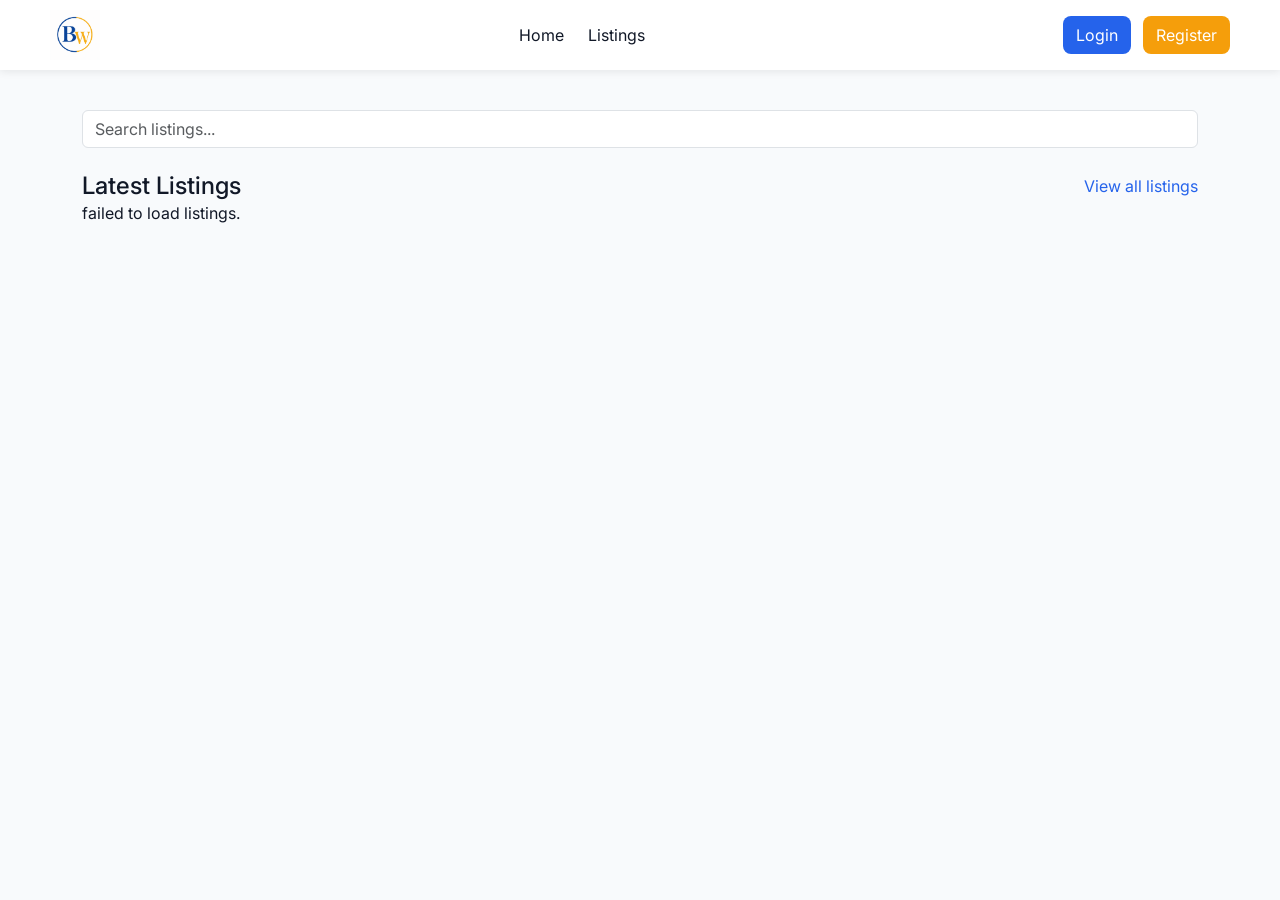
<file: index.html>
<!doctype html>
<html lang="en">
  <head>
    <meta charset="UTF-8" />
    <meta name="viewport" content="width=device-width, initial-scale=1.0" />
    <title>Home | BidWorld</title>
    <link
      href="https://cdn.jsdelivr.net/npm/bootstrap@5.3.7/dist/css/bootstrap.min.css"
      rel="stylesheet"
    />
    <link rel="stylesheet" href="./styles/main.css" />
  </head>
  <body>
    <header>
      <nav class="site-navbar">
        <div
          class="nav-container d-flex align-items-center justify-content-between w-100"
        >
          <a href="/index.html" class="logo"
            ><img
              src="./assets/icons/bid-world-logo.png"
              alt="Bidworld logo"
              class="logo-img"
          /></a>
          <div
            class="nav-links d-flex justify-content-center flex-grow-1 gap-4"
          >
            <a href="./index.html">Home</a>
            <a href="./listings/index.html">Listings</a>
          </div>
          <div class="nav-actions" id="navActions">
            <a href="./auth/login.html" class="btn btn-primary-custom">Login</a>
            <a href="./auth/register.html" class="btn btn-secondary-custom"
              >Register</a
            >
          </div>
          <button class="hamburger-btn" id="hamburgerBtn">&#9776;</button>
        </div>
      </nav>
      <div id="mobileMenu" class="mobile-menu">
        <div id="mobileUserInfo"></div>
        <a href="./index.html">Home</a>
        <a href="./listings/index.html">Listings</a>
        <div id="mobileNavActions"></div>
      </div>
    </header>
    <main>
      <section class="hero-section mt-4">
        <div class="container">
          <div
            id="carouselContainer"
            class="hero-carousel rounded overflow-hidden"
          >
            <div id="carouselContent" class="carousel-content"></div>
          </div>
        </div>
      </section>

      <section class="search-section mt-3 mb-3">
        <div class="container">
          <form class="search-form mb-0">
            <input
              type="text"
              id="searchInput"
              class="form-control"
              placeholder="Search listings..."
            />
          </form>
        </div>
      </section>

      <section class="home-listings-section mt-4">
        <div class="container">
          <div
            class="section-heading d-flex justify-content-between align-items-center"
          >
            <h2 class="mb-0">Latest Listings</h2>
            <a href="./listings/index.html" class="view-all-link"
              >View all listings</a
            >
          </div>
          <div id="homeListingsGrid" class="row g-4"></div>
        </div>
      </section>
    </main>
    <script type="module" src="./scripts/home.js" defer></script>
    <script type="module" src="./scripts/navbar.js" defer></script>
  </body>
</html>
</file>
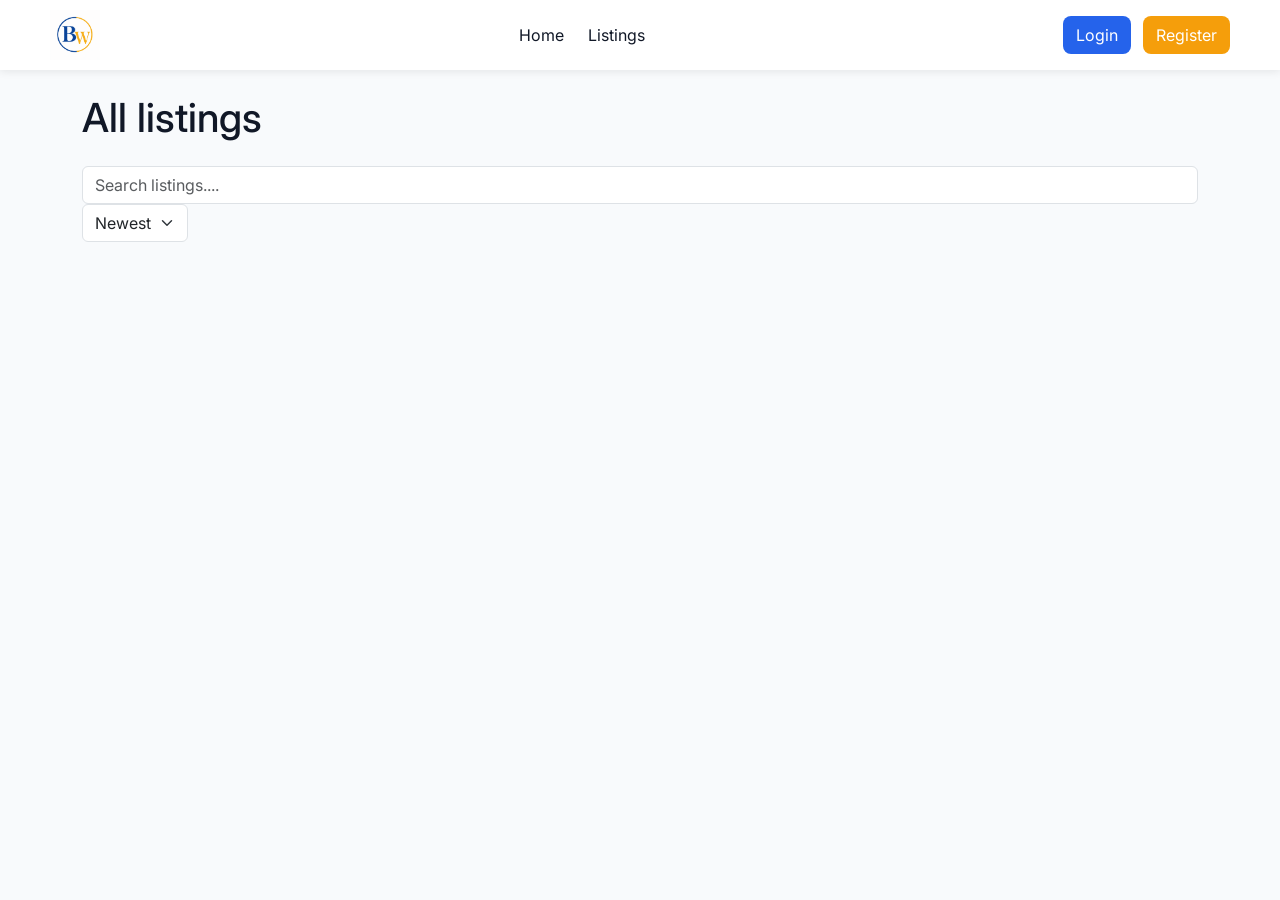
<file: listings/index.html>
<!doctype html>
<html lang="en">
  <head>
    <meta charset="UTF-8" />
    <meta name="viewport" content="width=device-width, initial-scale=1.0" />
    <title>Listings | BidWorld</title>
    <link
      href="https://cdn.jsdelivr.net/npm/bootstrap@5.3.7/dist/css/bootstrap.min.css"
      rel="stylesheet"
    />
    <link rel="stylesheet" href="../styles/main.css" />
  </head>
  <body>
    <header>
      <nav class="site-navbar">
        <div
          class="nav-container d-flex align-items-center justify-content-between w-100"
        >
          <a href="../index.html" class="logo"
            ><img
              src="../assets/icons/bid-world-logo.png"
              alt="Bidworld logo"
              class="logo-img"
          /></a>
          <div
            class="nav-links d-flex justify-content-center flex-grow-1 gap-4"
          >
            <a href="../index.html">Home</a>
            <a href="../listings/index.html">Listings</a>
          </div>
          <div class="nav-actions" id="navActions">
            <a href="../auth/login.html" class="btn btn-primary-custom"
              >Login</a
            >
            <a href="../auth/register.html" class="btn btn-secondary-custom"
              >Register</a
            >
          </div>
          <button class="hamburger-btn" id="hamburgerBtn">&#9776;</button>
        </div>
      </nav>
      <div id="mobileMenu" class="mobile-menu">
        <div id="mobileUserInfo"></div>
        <a href="../index.html">Home</a>
        <a href="./index.html">Listings</a>
        <div id="mobileNavActions"></div>
      </div>
    </header>
    <main>
      <section class="listings-section mt-4">
        <div class="container">
          <div
            class="section-heading d-flex justify-content-between align-items-center"
          >
            <h1 class="mb-0">All listings</h1>
          </div>

          <form class="search-form my-4">
            <input
              type="text"
              id="searchInput"
              class="form-control"
              placeholder="Search listings...."
            />

            <select id="sortSelect" class="form-select w-auto">
              <option value="newest">Newest</option>
              <option value="oldest">Oldest</option>
            </select>
          </form>
          <div
            id="createListingWrapper"
            class="d-flex justify-content-center mb-4"
          >
            <a href="./create.html" class="btn btn-primary-custom"
              >Create listing</a
            >
          </div>
          <div id="listingsGrid" class="row g-4"></div>
        </div>
      </section>
    </main>
    <script type="module" src="../scripts/listings.js"></script>
    <script type="module" src="../scripts/navbar.js"></script>
  </body>
</html>
</file>
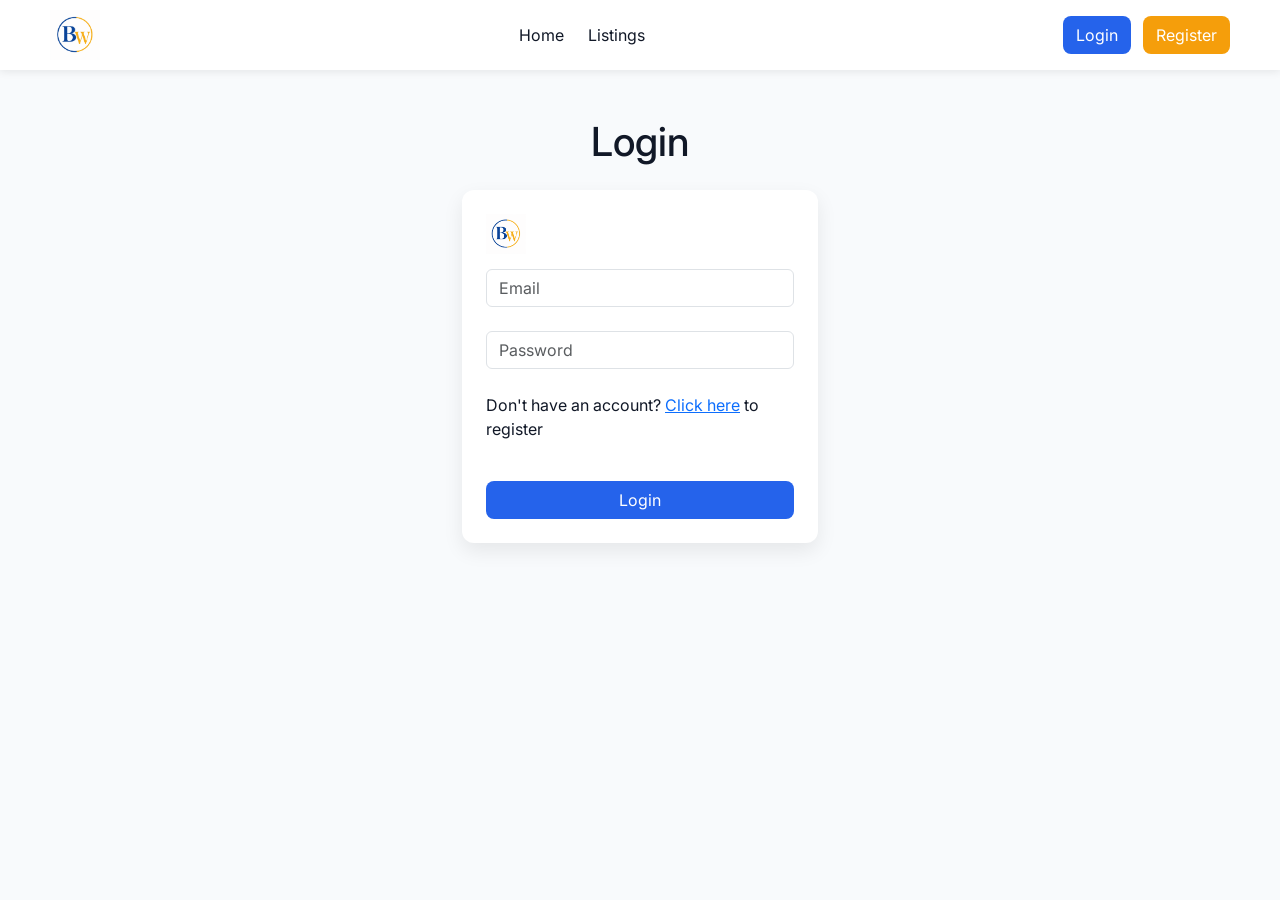
<file: profile/index.html>
<!doctype html>
<html lang="en">
  <head>
    <meta charset="UTF-8" />
    <meta name="viewport" content="width=device-width, initial-scale=1.0" />
    <title>Profile | BidWorld</title>
    <link
      href="https://cdn.jsdelivr.net/npm/bootstrap@5.3.7/dist/css/bootstrap.min.css"
      rel="stylesheet"
    />
    <link rel="stylesheet" href="../styles/main.css" />
  </head>
  <body>
    <header>
      <nav class="site-navbar">
        <div
          class="nav-container d-flex align-items-center justify-content-between w-100"
        >
          <a href="../index.html" class="logo"
            ><img
              src="../assets/icons/bid-world-logo.png"
              alt="Bidworld logo"
              class="logo-img"
          /></a>
          <div
            class="nav-links d-flex justify-content-center flex-grow-1 gap-4"
          >
            <a href="../index.html">Home</a>
            <a href="../listings/index.html">Listings</a>
          </div>
          <div class="nav-actions" id="navActions">
            <a href="../auth/login.html" class="btn btn-primary-custom"
              >Login</a
            >
            <a href="../auth/register.html" class="btn btn-secondary-custom"
              >Register</a
            >
          </div>
          <button class="hamburger-btn" id="hamburgerBtn">&#9776;</button>
        </div>
      </nav>
      <div id="mobileMenu" class="mobile-menu">
        <a href="../index.html">Home</a>
        <a href="../listings/index.html">Listings</a>
        <div id="mobileNavActions"></div>
      </div>
    </header>
    <main class="container mt-4">
      <h1 class="mb-4">My profile</h1>
      <div id="profileInfo" class="mb-5"></div>
      <div class="d-flex justify-content mb-3">
        <a href="../listings/create.html" class="btn btn-primary-custom"
          >Create listing</a
        >
      </div>
      <h2 class="mb-3">My listings</h2>
      <div id="profileListings" class="row g-4"></div>
      <section class="mt=5">
        <h2>Listings I have bid on</h2>
        <div id="profileBids" class="row g-4"></div>
      </section>
    </main>
    <script type="module" src="../scripts/profile.js"></script>
    <script type="module" src="../scripts/navbar.js"></script>
  </body>
</html>
</file>
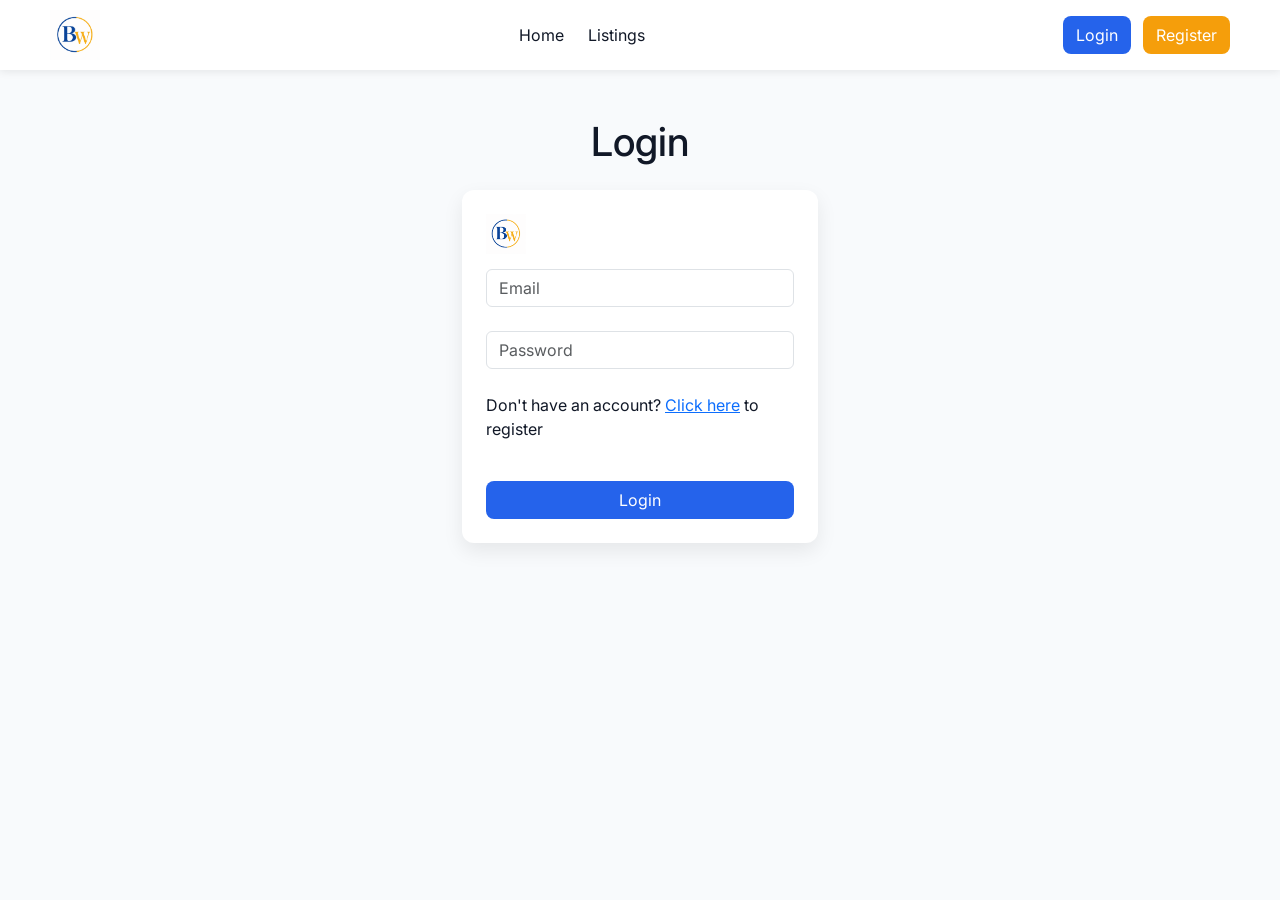
<file: auth/login.html>
<!doctype html>
<html lang="en">
  <head>
    <meta charset="UTF-8" />
    <meta name="viewport" content="width=device-width, initial-scale=1.0" />
    <title>Login | BidWorld</title>
    <link
      href="https://cdn.jsdelivr.net/npm/bootstrap@5.3.7/dist/css/bootstrap.min.css"
      rel="stylesheet"
    />
    <link rel="stylesheet" href="../styles/main.css" />
  </head>
  <body>
    <header>
      <nav class="site-navbar">
        <div
          class="nav-container d-flex align-items-center justify-content-between w-100"
        >
          <a href="../index.html" class="logo"
            ><img
              src="../assets/icons/bid-world-logo.png"
              alt="Bidworld logo"
              class="logo-img"
          /></a>
          <div
            class="nav-links d-flex justify-content-center flex-grow-1 gap-4"
          >
            <a href="../index.html">Home</a>
            <a href="../listings/index.html">Listings</a>
          </div>
          <div class="nav-actions" id="navActions">
            <a href="../auth/login.html" class="btn btn-primary-custom"
              >Login</a
            >
            <a href="../auth/register.html" class="btn btn-secondary-custom"
              >Register</a
            >
          </div>
          <button class="hamburger-btn" id="hamburgerBtn">&#9776;</button>
        </div>
      </nav>
      <div id="mobileMenu" class="mobile-menu">
        <div id="mobileUserInfo"></div>
        <a href="../index.html">Home</a>
        <a href="../listings/index.html">Listings</a>
        <div id="mobileNavActions"></div>
      </div>
    </header>
    <main class="container mt-5">
      <h1 class="mb-4 text-center">Login</h1>
      <div class="row justify-content-center">
        <div class="col-12 col-md-6 col-lg-4">
          <div class="auth-card p-4">
            <img src="../assets/icons/bid-world-logo.png" class="auth-logo" />
            <div id="loginMessage"></div>
            <form id="loginForm" class="d-flex flex-column gap-4">
              <input
                type="email"
                id="loginEmail"
                class="form-control"
                placeholder="Email"
                required
              />

              <input
                type="password"
                id="loginPassword"
                class="form-control"
                placeholder="Password"
                required
              />

              <p>
                Don't have an account?
                <a href="/auth/register.html">Click here</a> to register
              </p>
              <button type="submit" class="btn btn-primary-custom">
                Login
              </button>
            </form>
          </div>
        </div>
      </div>
    </main>
    <script type="module" src="../scripts/navbar.js"></script>
    <script type="module" src="../scripts/auth.js"></script>
  </body>
</html>
</file>
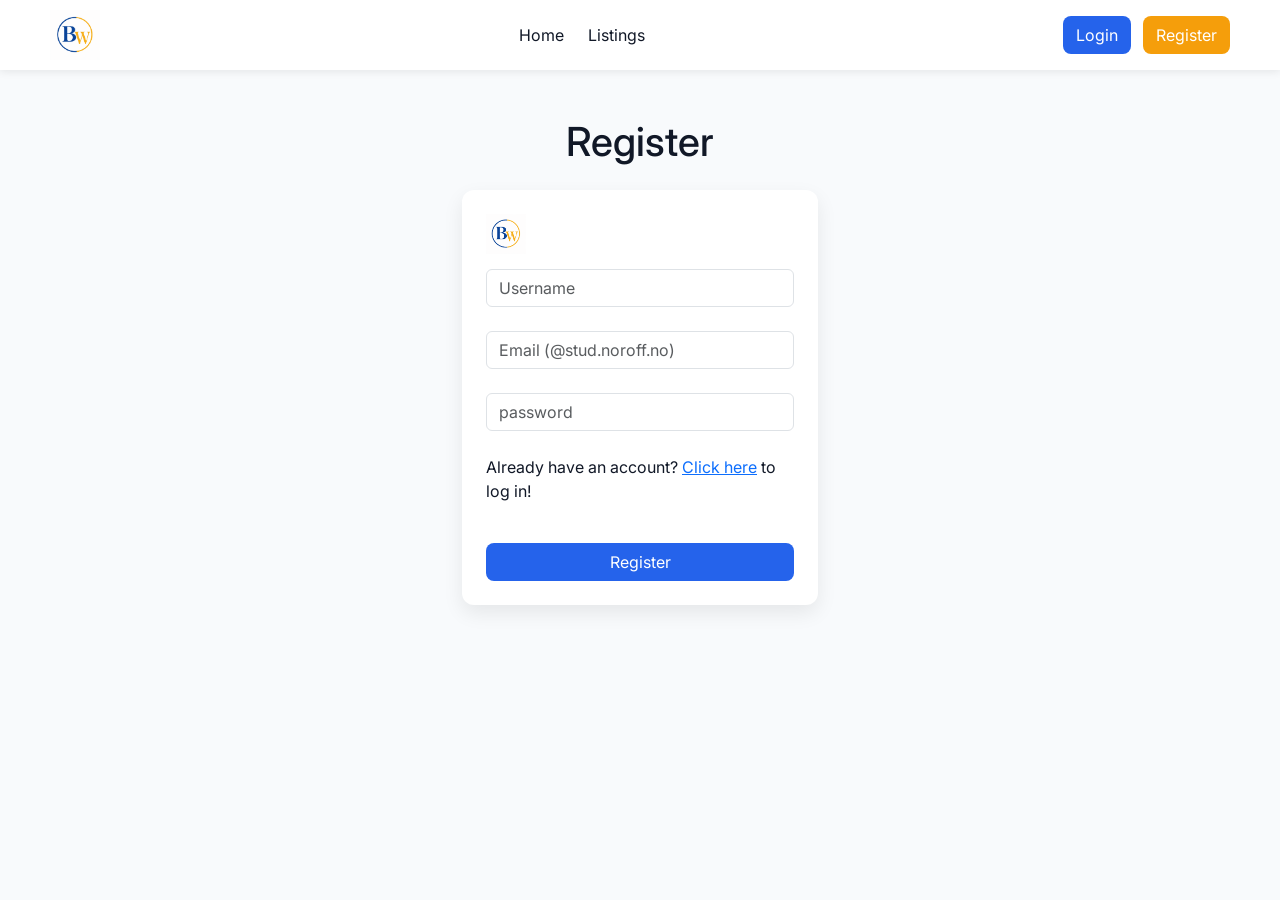
<file: auth/register.html>
<!doctype html>
<html lang="en">
  <head>
    <meta charset="UTF-8" />
    <meta name="viewport" content="width=device-width, initial-scale=1.0" />
    <title>Register | BidWorld</title>
    <link
      href="https://cdn.jsdelivr.net/npm/bootstrap@5.3.7/dist/css/bootstrap.min.css"
      rel="stylesheet"
    />
    <link rel="stylesheet" href="../styles/main.css" />
  </head>
  <body>
    <header>
      <nav class="site-navbar">
        <div
          class="nav-container d-flex align-items-center justify-content-between w-100"
        >
          <a href="../index.html" class="logo"
            ><img
              src="../assets/icons/bid-world-logo.png"
              alt="Bidworld logo"
              class="logo-img"
          /></a>
          <div
            class="nav-links d-flex justify-content-center flex-grow-1 gap-4"
          >
            <a href="../index.html">Home</a>
            <a href="../listings/index.html">Listings</a>
          </div>
          <div class="nav-actions" id="navActions">
            <a href="../auth/login.html" class="btn btn-primary-custom"
              >Login</a
            >
            <a href="../auth/register.html" class="btn btn-secondary-custom"
              >Register</a
            >
          </div>
          <button class="hamburger-btn" id="hamburgerBtn">&#9776;</button>
        </div>
      </nav>
      <div id="mobileMenu" class="mobile-menu">
        <div id="mobileUserInfo"></div>
        <a href="../index.html">Home</a>
        <a href="../listings/index.html">Listings</a>
        <div id="mobileNavActions"></div>
      </div>
    </header>
    <main class="container mt-5">
      <h1 class="mb-4 text-center">Register</h1>
      <div class="row justify-content-center">
        <div class="col-12 col-md-6 col-lg-4">
          <div class="auth-card p-4">
            <img src="../assets/icons/bid-world-logo.png" class="auth-logo" />
            <div id="registerMessage"></div>
            <form id="registerForm" class="d-flex flex-column gap-4">
              <input
                type="text"
                id="name"
                class="form-control"
                placeholder="Username"
                required
              />

              <input
                type="email"
                id="email"
                class="form-control"
                placeholder="Email (@stud.noroff.no)"
                required
              />

              <input
                type="password"
                id="password"
                class="form-control"
                placeholder="password"
                required
              />

              <p>
                Already have an account?
                <a href="/auth/login.html">Click here</a> to log in!
              </p>
              <button type="submit" class="btn btn-primary-custom">
                Register
              </button>
            </form>
          </div>
        </div>
      </div>
    </main>
    <script type="module" src="../scripts/navbar.js"></script>
    <script type="module" src="../scripts/auth.js"></script>
  </body>
</html>
</file>
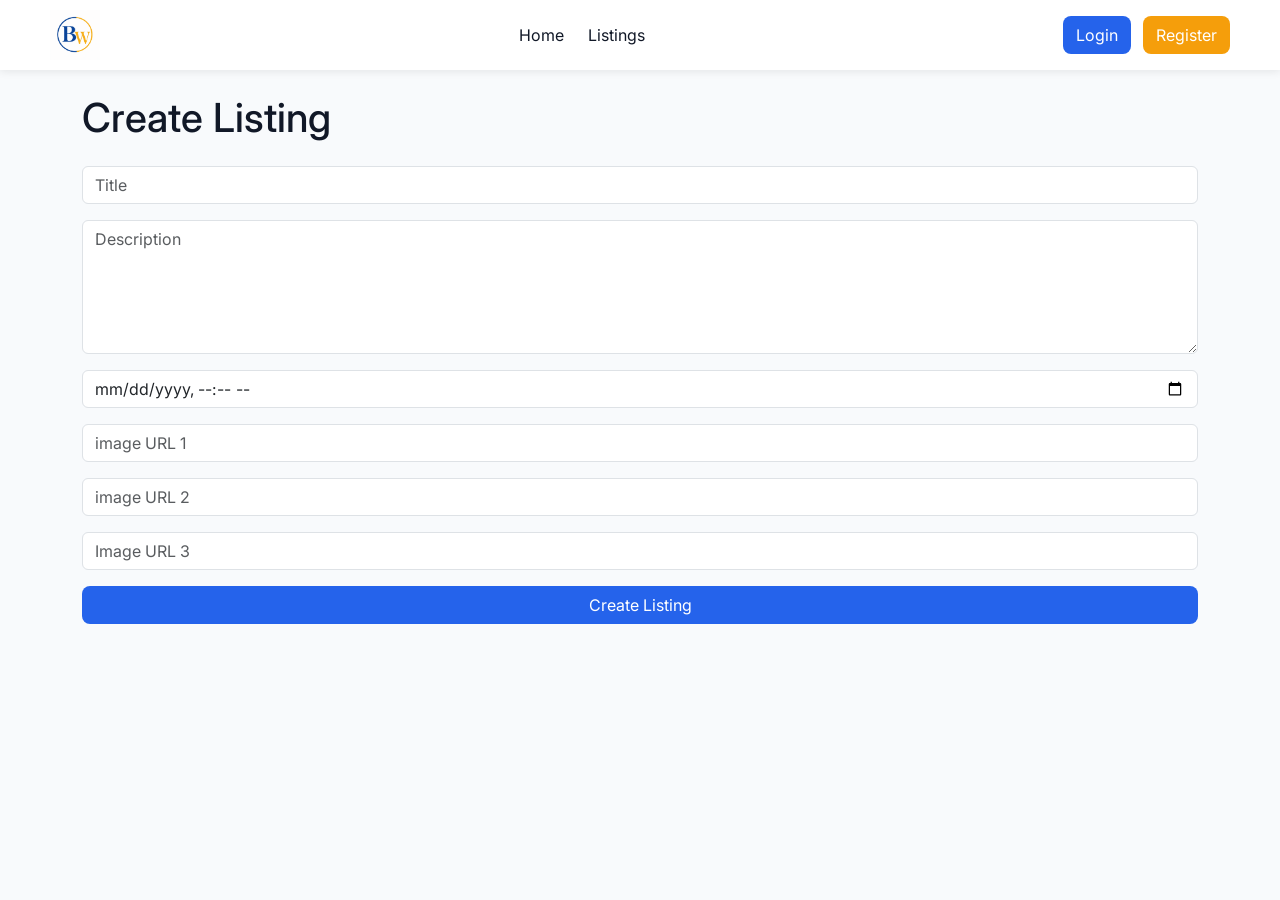
<file: listings/create.html>
<!doctype html>
<html lang="en">
  <head>
    <meta charset="UTF-8" />
    <meta name="viewport" content="width=device-width, initial-scale=1.0" />
    <title>Create | Bidworld</title>
    <link
      href="https://cdn.jsdelivr.net/npm/bootstrap@5.3.7/dist/css/bootstrap.min.css"
      rel="stylesheet"
    />
    <link rel="stylesheet" href="../styles/main.css" />
  </head>
  <body>
    <header>
      <nav class="site-navbar">
        <div
          class="nav-container d-flex align-items-center justify-content-between w-100"
        >
          <a href="../index.html" class="logo"
            ><img
              src="../assets/icons/bid-world-logo.png"
              alt="Bidworld logo"
              class="logo-img"
          /></a>
          <div
            class="nav-links d-flex justify-content-center flex-grow-1 gap-4"
          >
            <a href="../index.html">Home</a>
            <a href="../listings/index.html">Listings</a>
          </div>
          <div class="nav-actions" id="navActions">
            <a href="../auth/login.html" class="btn btn-primary-custom"
              >Login</a
            >
            <a href="../auth/register.html" class="btn btn-secondary-custom"
              >Register</a
            >
          </div>
          <button class="hamburger-btn" id="hamburgerBtn">&#9776;</button>
        </div>
      </nav>
      <div id="mobileMenu" class="mobile-menu">
        <div id="mobileUserInfo"></div>
        <a href="../index.html">Home</a>
        <a href="./index.html">Listings</a>
        <div id="mobileNavActions"></div>
      </div>
    </header>
    <main class="container mt-4">
      <h1 class="mb-4">Create Listing</h1>
      <form id="createListingForm" class="d-flex flex-column gap-3">
        <input
          type="text"
          id="title"
          class="form-control"
          placeholder="Title"
          required
        />

        <textarea
          id="description"
          class="form-control"
          placeholder="Description"
          rows="5"
        ></textarea>

        <input
          type="datetime-local"
          id="endsAt"
          class="form-control"
          required
        />

        <input
          type="url"
          id="imageUrl1"
          class="form-control"
          placeholder="image URL 1"
        />

        <input
          type="url"
          id="imageUrl2"
          class="form-control"
          placeholder="image URL 2"
        />

        <input
          type="url"
          id="imageUrl3"
          class="form-control"
          placeholder="Image URL 3"
        />

        <button type="submit" class="btn btn-primary-custom">
          Create Listing
        </button>
      </form>
    </main>
    <script type="module" src="../scripts/createListing.js"></script>
    <script type="module" src="../scripts/navbar.js"></script>
  </body>
</html>
</file>
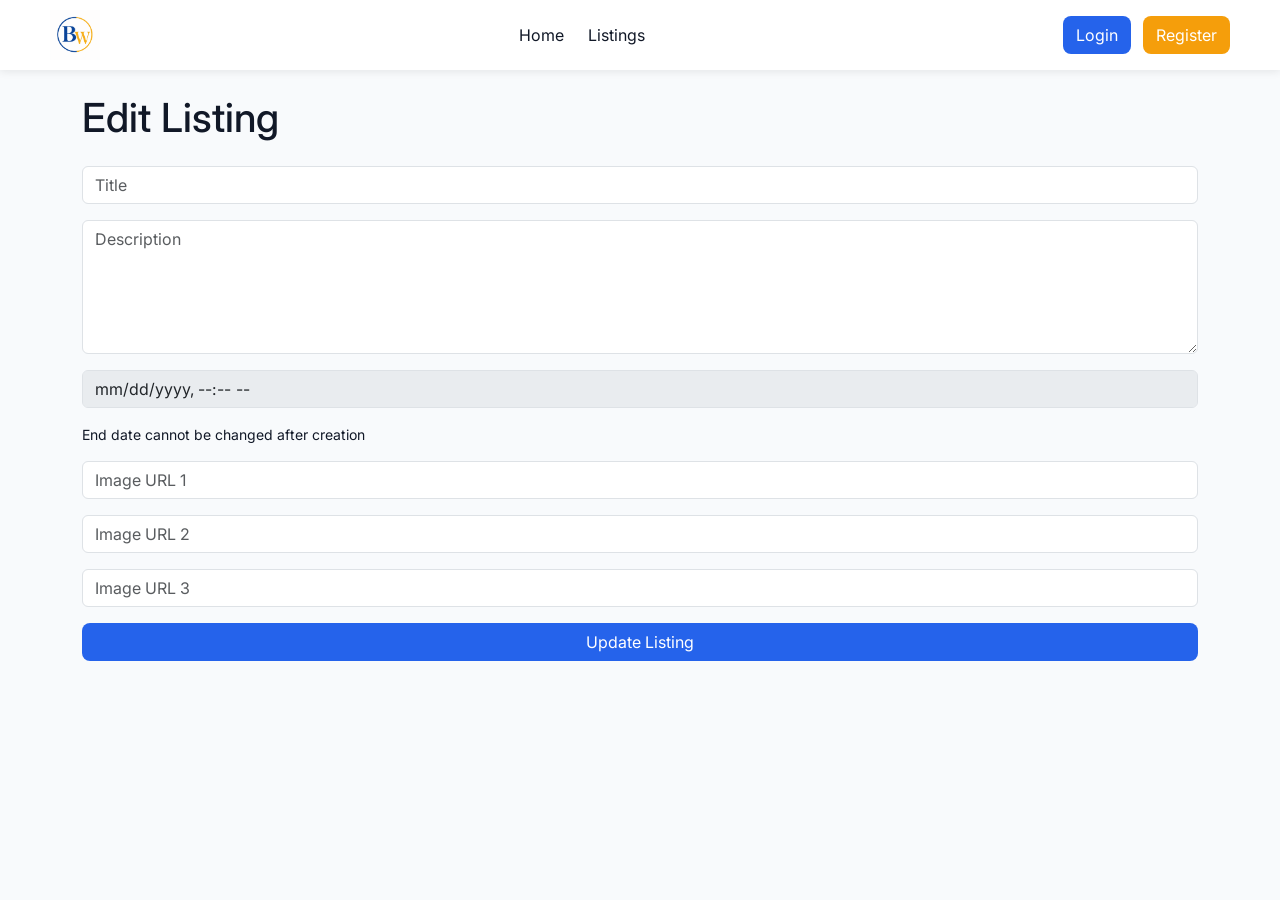
<file: listings/edit.html>
<!doctype html>
<html lang="en">
  <head>
    <meta charset="UTF-8" />
    <meta name="viewport" content="width=device-width, initial-scale=1.0" />
    <title>Edit listing | Bidworld</title>
    <link
      href="https://cdn.jsdelivr.net/npm/bootstrap@5.3.7/dist/css/bootstrap.min.css"
      rel="stylesheet"
    />
    <link rel="stylesheet" href="../styles/main.css" />
  </head>
  <body>
    <header>
      <nav class="site-navbar">
        <div
          class="nav-container d-flex align-items-center justify-content-between w-100"
        >
          <a href="../index.html" class="logo"
            ><img
              src="../assets/icons/bid-world-logo.png"
              alt="Bidworld logo"
              class="logo-img"
          /></a>
          <div
            class="nav-links d-flex justify-content-center flex-grow-1 gap-4"
          >
            <a href="../index.html">Home</a>
            <a href="../listings/index.html">Listings</a>
          </div>
          <div class="nav-actions" id="navActions">
            <a href="../auth/login.html" class="btn btn-primary-custom"
              >Login</a
            >
            <a href="../auth/register.html" class="btn btn-secondary-custom"
              >Register</a
            >
          </div>
          <button class="hamburger-btn" id="hamburgerBtn">&#9776;</button>
        </div>
      </nav>
      <div id="mobileMenu" class="mobile-menu">
        <div id="mobileUserInfo"></div>
        <a href="../index.html">Home</a>
        <a href="./index.html">Listings</a>
        <div id="mobileNavActions"></div>
      </div>
    </header>
    <main class="container mt-4">
      <h1 class="mb-4">Edit Listing</h1>
      <form id="editListingForm" class="d-flex flex-column gap-3">
        <input
          type="text"
          id="title"
          class="form-control"
          placeholder="Title"
          required
        />

        <textarea
          id="description"
          class="form-control"
          placeholder="Description"
          rows="5"
        ></textarea>

        <input
          type="datetime-local"
          id="endsAt"
          class="form-control"
          disabled
        />
        <small class="text muted"
          >End date cannot be changed after creation</small
        >

        <input
          type="url"
          id="imageUrl1"
          class="form-control"
          placeholder="Image URL 1"
        />

        <input
          type="url"
          id="imageUrl2"
          class="form-control"
          placeholder="Image URL 2"
        />

        <input
          type="url"
          id="imageUrl3"
          class="form-control"
          placeholder="Image URL 3"
        />

        <button type="submit" class="btn btn-primary-custom">
          Update Listing
        </button>
      </form>
    </main>
    <script type="module" src="../scripts/editListing.js"></script>
    <script type="module" src="../scripts/navbar.js"></script>
  </body>
</html>
</file>
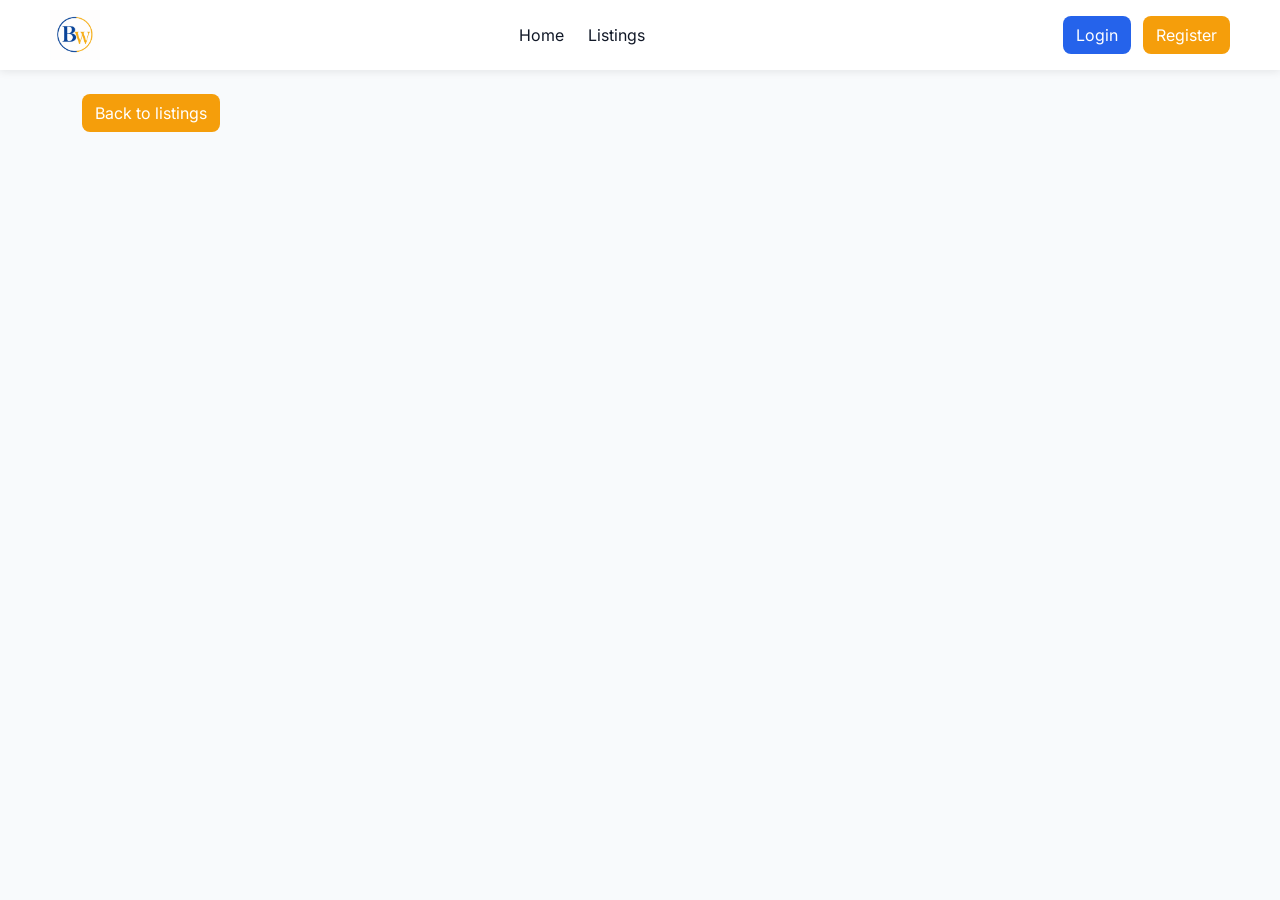
<file: listings/listing.html>
<!doctype html>
<html lang="en">
  <head>
    <meta charset="UTF-8" />
    <meta name="viewport" content="width=device-width, initial-scale=1.0" />
    <title>Listing | Bidworld</title>
    <link
      href="https://cdn.jsdelivr.net/npm/bootstrap@5.3.7/dist/css/bootstrap.min.css"
      rel="stylesheet"
    />
    <link rel="stylesheet" href="../styles/main.css" />
  </head>
  <body>
    <header>
      <nav class="site-navbar">
        <div
          class="nav-container d-flex align-items-center justify-content-between w-100"
        >
          <a href="../index.html" class="logo"
            ><img
              src="../assets/icons/bid-world-logo.png"
              alt="Bidworld logo"
              class="logo-img"
          /></a>
          <div
            class="nav-links d-flex justify-content-center flex-grow-1 gap-4"
          >
            <a href="../index.html">Home</a>
            <a href="../listings/index.html">Listings</a>
          </div>
          <div class="nav-actions" id="navActions">
            <a href="../auth/login.html" class="btn btn-primary-custom"
              >Login</a
            >
            <a href="../auth/register.html" class="btn btn-secondary-custom"
              >Register</a
            >
          </div>
          <button class="hamburger-btn" id="hamburgerBtn">&#9776;</button>
        </div>
      </nav>
      <div id="mobileMenu" class="mobile-menu">
        <a href="../index.html">Home</a>
        <a href="./index.html">Listings</a>
        <div id="mobileNavActions"></div>
      </div>
    </header>
    <main>
      <section class="listing-section mt-4">
        <div class="container">
          <a href="../listings/index.html" class="btn btn-secondary-custom mb-3"
            >Back to listings</a
          >
          <div id="listingContainer"></div>
        </div>
      </section>
    </main>
    <script type="module" src="../scripts/listing.js"></script>
    <script type="module" src="../scripts/navbar.js"></script>
  </body>
</html>
</file>
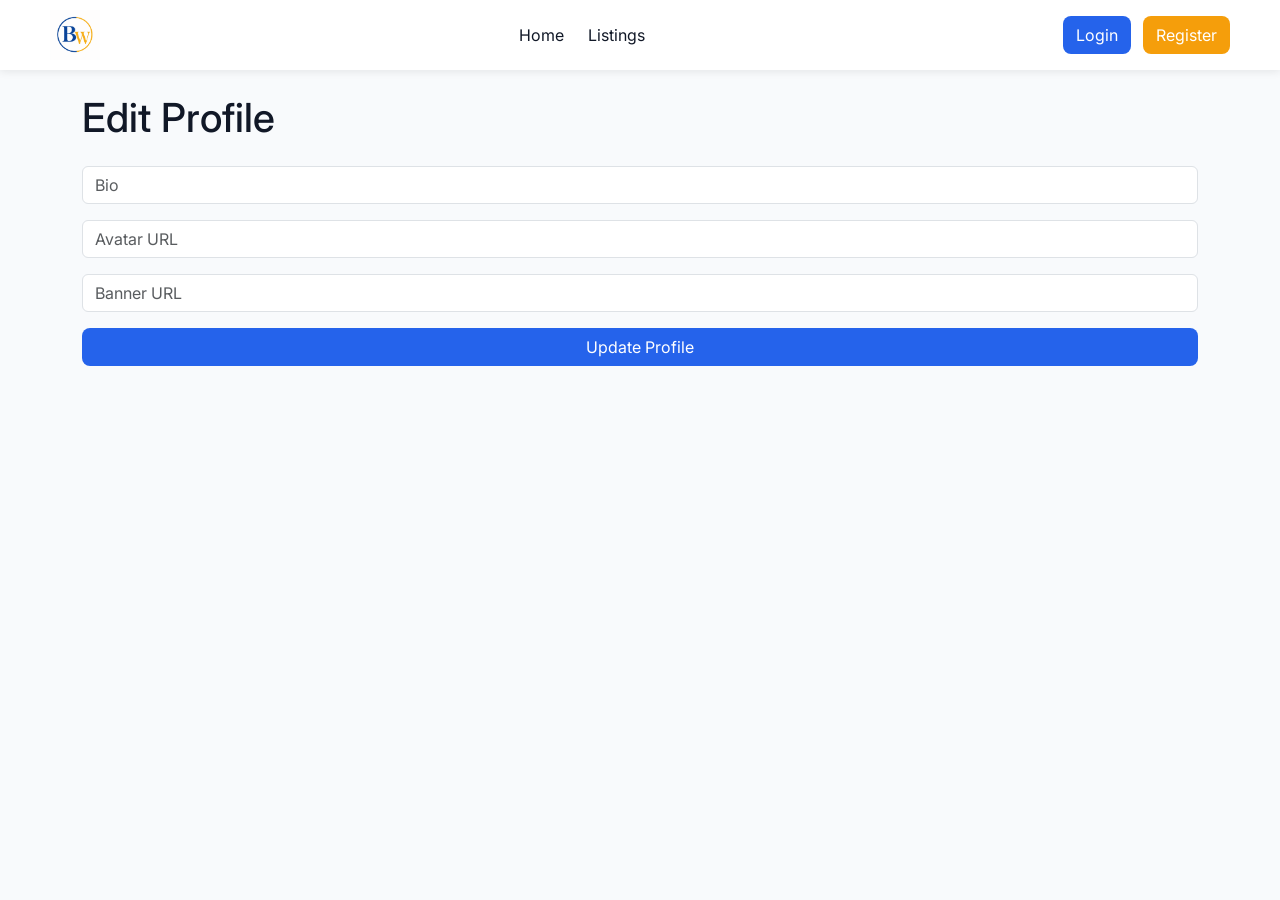
<file: profile/edit.html>
<!DOCTYPE html>
<html lang="en">
<head>
    <meta charset="UTF-8">
    <meta name="viewport" content="width=device-width, initial-scale=1.0">
    <title>Edit profile | BidWorld</title>
    <link
      href="https://cdn.jsdelivr.net/npm/bootstrap@5.3.7/dist/css/bootstrap.min.css"
      rel="stylesheet"
    />
    <link rel="stylesheet" href="../styles/main.css" />
</head>
<body>
    <header>
      <header>
      <nav class="site-navbar">
        <div class="nav-container d-flex align-items-center justify-content-between w-100">
          <a href="../index.html" class="logo"><img src="../assets/icons/bid-world-logo.png" alt="Bidworld logo" class="logo-img"></a>
          <div class="nav-links d-flex justify-content-center flex-grow-1 gap-4">
            <a href="../index.html">Home</a>
            <a href="../listings/index.html">Listings</a>
          </div>
          <div class="nav-actions" id="navActions">
            <a href="../auth/login.html" class="btn btn-primary-custom">Login</a>
            <a href="../auth/register.html" class="btn btn-secondary-custom">Register</a>
          </div>
          <button class="hamburger-btn" id="hamburgerBtn">&#9776;</button>
        </div>
      </nav>
      <div id="mobileMenu" class="mobile-menu">
        <div id="mobileUserInfo"></div>
        <a href="../index.html">Home</a>
        <a href="../listings/index.html">Listings</a>
        <div id="mobileNavActions"></div>
      </div>
    </header>
    <main class="container mt-4">
        <h1 class="mb-4">Edit Profile</h1>
        <form id="editProfileForm" class="d-flex flex-column gap-3">
            <input
                type="text"
                id="bio"
                class="form-control"
                placeholder="Bio"
            >

            <input
                type="url"
                id="avatar"
                class="form-control"
                placeholder="Avatar URL"
            >

            <input
                type="url"
                id="banner"
                class="form-control"
                placeholder="Banner URL"
            >

            <button type="submit" class="btn btn-primary-custom">Update Profile</button>
        </form>
    </main>
    <script type="module" src="../scripts/editProfile.js"></script>
    <script type="module" src="../scripts/navbar.js"></script>
</body>
</html>
</file>
<file: styles/main.css>
/* Reset + base */

@import url("https://fonts.googleapis.com/css2?family=Inter:wght@400;600;700&display=swap");

* {
    margin: 0;
    padding: 0;
    Box-sizing: border-box;
}

body {
    font-family: 'Inter', sans-serif;
    background-color: #f8fafc;
    color: #111827;
}

.site-navbar {
    margin: 0 auto;
    height: 100%;
    display: flex;
    align-items: center;
    justify-content: space-between;
    padding: 10px 50px;
    box-shadow: 0 2px 8px rgba(0, 0, 0, 0.08);
    background-color: white;
}

.logo-img {
    width: 50px;
    height: 50px;
    object-fit: contain;
}

.nav-links a {
    text-decoration: none;
    color: #111827;
    font-size: 16px;
}

.nav-actions {
    display: flex;
    gap: 12px;
}

.btn-primary-custom {
    background-color: #2563eb;
    color: #ffffff;
    border-radius: 8px;
    text-decoration: none;
}

.btn-primary-custom:hover {
    background-color: #1e40af;
}

.btn-secondary-custom {
    background-color: #f59e0b;
    color: #ffffff;
    border-radius: 8px;
    text-decoration: none;
}

.btn-secondary-custom:hover {
    background-color: #d97706;
}

.user-info-pill {
    display: flex;
    align-items: center;
    gap: 0.75rem;
    padding: 0.5rem 1rem;
    background-color: #f1f5f9;
    border-radius: 999px;
}

.hero-section {
    margin-top: 32px;
}

.hero-carousel {
    align-items: end;
    box-shadow: 0 10px 30px rgba(23, 168, 230, 0.25);
}

.hero-content h1 {
    font-size: 32px;
    margin-bottom: 12px;
}

.carousel-slide {
    position: relative;
    border-radius: 12px;
    overflow: hidden;
}

.carousel-image {
    width: 100%;
    height: 360px;
    object-fit: cover;
    display: block;
}

.carousel-image-placeholder {
    width: 100%;
    height: 360px;
    background-color: #e5e7eb;
}

.carousel-overlay {
    position: absolute;
    inset: 0;
    display: flex;
    flex-direction: column;
    justify-content: end;
    gap: 12px;
    padding: 32px;
    color: #111827;
    background: linear-gradient(
    to top,
    rgba(255, 255, 255, 0.35),
    rgba(255, 255, 255, 0)
);
}

.carousel-overlay .btn {
    align-self: flex-start;
    width: fit-content;
    padding: 6px 12px;
}

.hero-label {
    font-size: 14px;
    font-weight: 500;
}

#carouselContainer {
    position: relative;
}

.carousel-btn {
    position: absolute;
    bottom: 24px;
    transform: none;
    width: 44px;
    height: 44px;
    border: none;
    border-radius: 8px;
    background-color: #2563EB;
    color: #111827;
    cursor: pointer;
    z-index: 5;
}

.carousel-btn.left {
    left: 50%;
    transform: translateX(-60px);
}

.carousel-btn.right {
    right: 50%;
    transform: translateX(60px);
}

.hero-text {
    margin-bottom: 16px;
}

.search-section {
    margin-top: 24px;
}

.search-input {
    width: 100%;
    height: 48px;
    border: 1px solid #e5e7eb;
    border-radius: 8px;
    padding: 0 16px;
}

.home-listings-section {
    margin-top: 32px;
}

.seaction-heading {
    display: flex;
    justify-content: space-between;
    align-items: center;
    margin-bottom: 16px;
}

.section-heading h2 {
    font-size: 24px;
}

.view-all-link {
    text-decoration: none;
    color: #2563eb;
}

.listing-card {
    background-color: #ffffff;
    border: 1px solid #e5e7eb;
    border-radius: 12px;
    padding: 16px;
    display: flex;
    flex-direction: column;
    gap: 8px;
}

.listing-image-placeholder {
    width: 100%;
    height: 180px;
    background-color: #e5e7eb;
    border-radius: 8px;
    margin-bottom: 12px;
}

.listing-image {
    width: 100%;
    height: 180px;
    object-fit: cover;
    border-radius: 8px;
    margin-bottom: 12px;
    display: block;
}

.listing-card h3 {
    font-size: 20px;
    margin-bottom: 8px;
    overflow-wrap: break-word;
    display: -webkit-box;
    -webkit-line-clamp: 2;
    -webkit-box-orient: vertical;
    overflow: hidden;
}

.listing-card p {
    margin-bottom: 4px;
}

.listing-deadline {
    font-size: 14px;
    margin-bottom: 12px;
}

/* Single listings */

.single-listing-image {
    width: 100%;
    max-height: 400px;
    object-fit: cover;
}

.listing-thumbnail {
    width: 80px;
    height: 80px;
    object-fit: cover;
    cursor: pointer;
}

.auth-card {
    background-color: #ffffff;
    border-radius: 12px;
    box-shadow: 0 8px 20px rgba(0, 0, 0, 0.08);
}

.auth-logo {
    width: 40px;
    margin-bottom: 15px;
}

.profile-avatar {
    width: 120px;
    height: 120px;
    border-radius: 50%;
    object-fit: cover;
}

.hamburger-btn {
    display: none;
    background: none;
    font-size: 24px;
    cursor: pointer;
}

.mobile-menu {
    display: none;
    flex-direction: column;
    gap: 10px;
    padding: 15px;
    background-color: white;
    border-top: 1px solid #ddd;
}

.mobile-menu a {
    text-decoration: none;
    font-size: 18px;
}

.mobile-menu.active {
    display: flex;
}

/*mobile*/
@media (max-width: 800px) {
    .nav-links {
        display: none !important;
    }

    .nav-actions {
        display: none;
    }

    .hamburger-btn {
        display: block;
    }
}

@media (max-width: 768px) {
    .carousel-overlay .btn {
        margin-bottom: 56px;
    }
}
</file>
